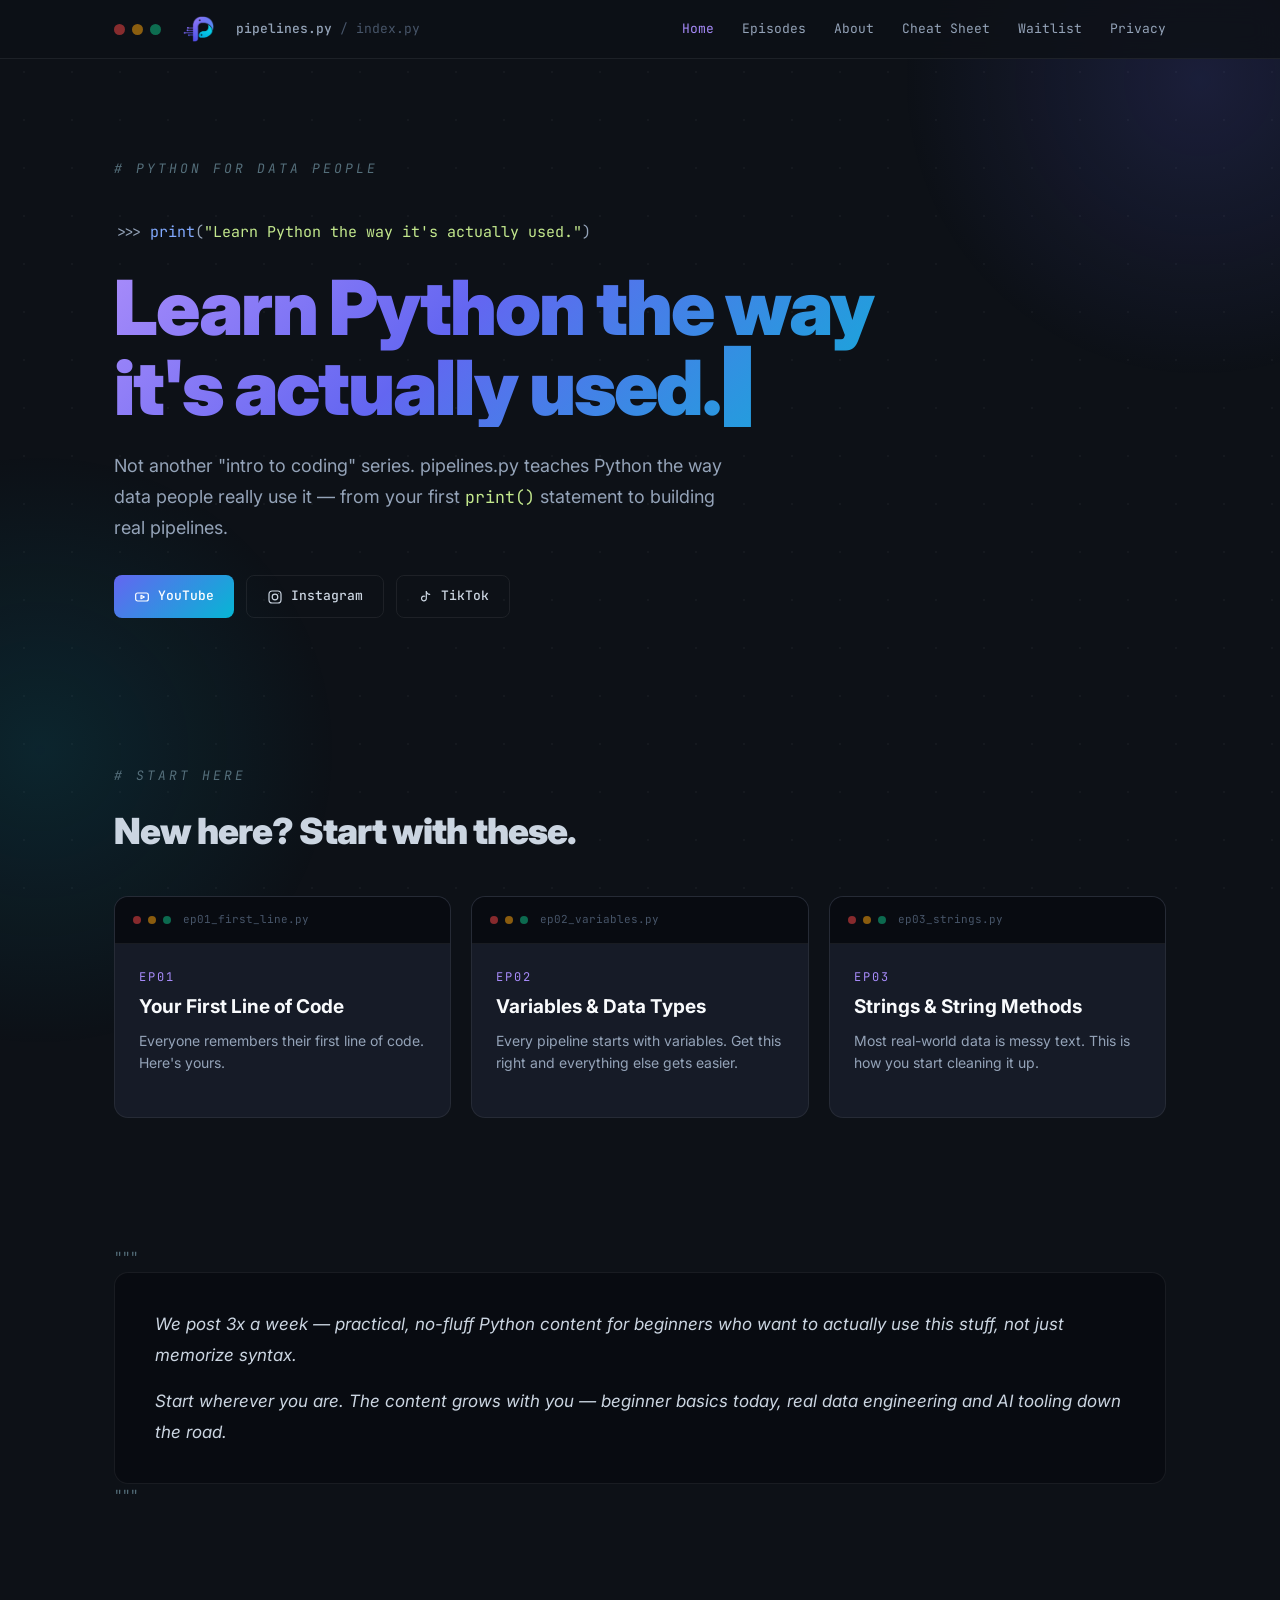
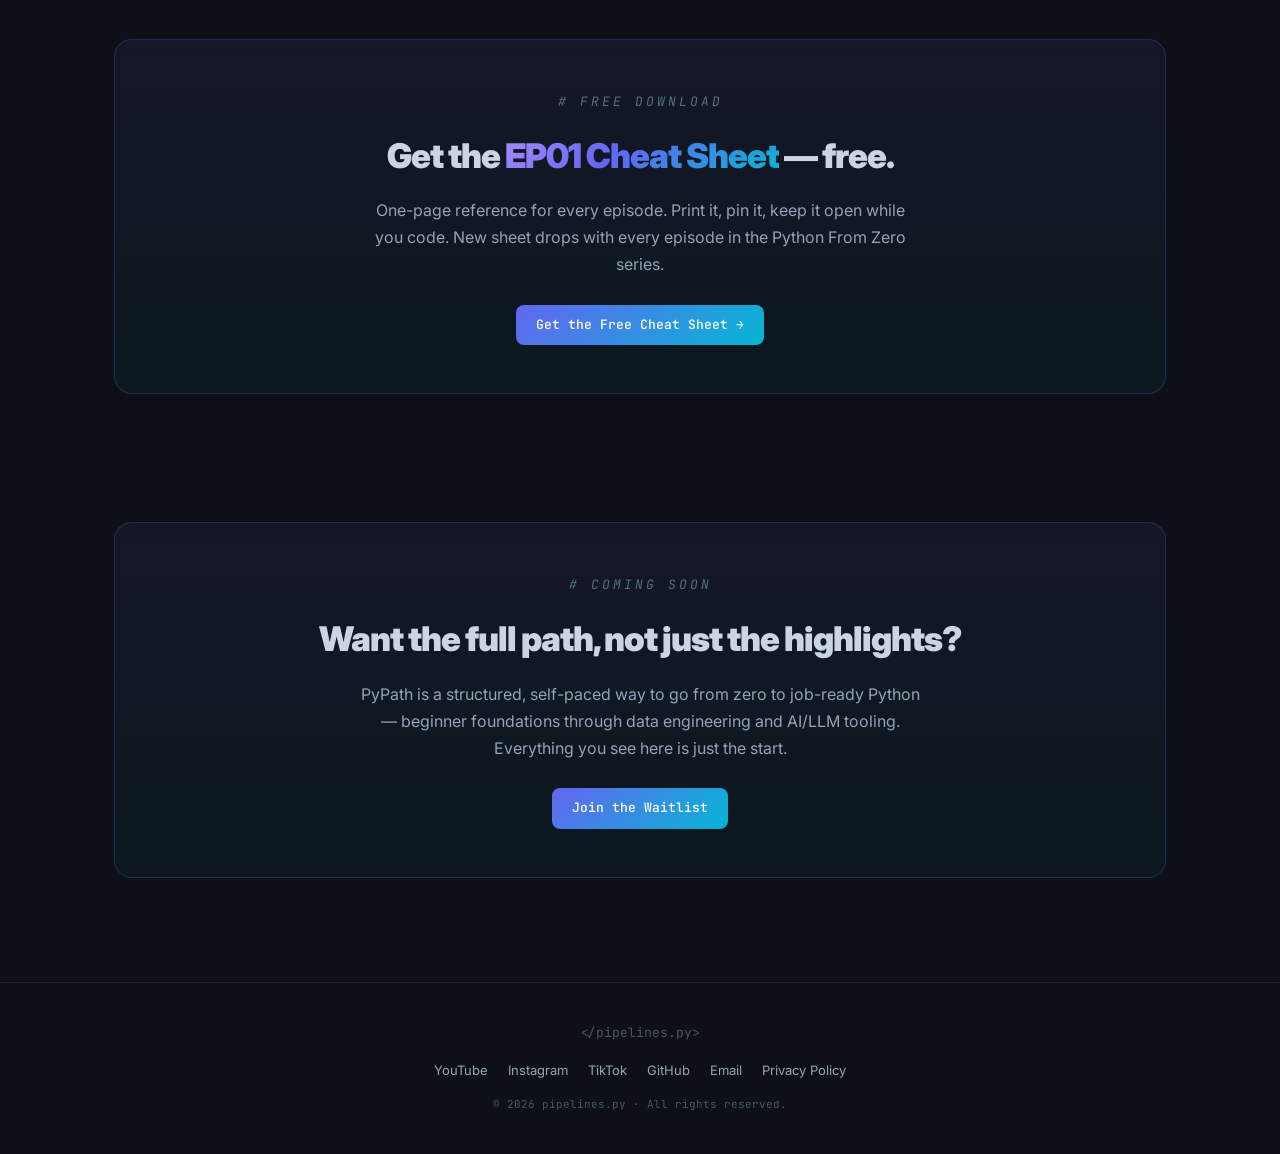
<file: index.html>
<!DOCTYPE html>
<html lang="en">
<head>
<meta charset="UTF-8">
<meta name="viewport" content="width=device-width, initial-scale=1.0">
<title>pipelines.py — Python for Data People</title>
<meta name="description" content="Learn Python the way data engineers actually use it. Free lessons on YouTube, TikTok, and Instagram.">
<meta property="og:title" content="pipelines.py — Python for Data People">
<meta property="og:description" content="Learn Python the way data engineers actually use it. Free lessons on YouTube, TikTok, and Instagram.">
<meta property="og:type" content="website">
<meta name="theme-color" content="#0D1117">
<link rel="icon" href="favicon.ico" sizes="any">
<link rel="icon" type="image/png" href="favicon.png">
<link rel="apple-touch-icon" href="apple-touch-icon.png">
<link rel="canonical" href="https://pipelinesdotpy.com/">
<link rel="stylesheet" href="assets/styles.css">
<style>
.chrome-left img { margin: 0 6px; vertical-align: middle; }
</style>

</head>
<body>
<div class="orb"></div>
<div class="orb orb-2"></div>

<header class="chrome-nav">
  <div class="chrome-bar">
    <div class="chrome-left">
      <span class="traffic-dots"><span></span><span></span><span></span></span>
      <img src="[data-uri]" alt="pipelines.py" style="height:26px;width:auto;">
      <span class="chrome-filename"><strong>pipelines.py</strong> / index.py</span>
    </div>
    <nav class="chrome-nav-links">
      <a href="index.html" class="active">Home</a>
      <a href="episodes.html">Episodes</a>
      <a href="about.html">About</a>
      <a href="cheatsheet.html">Cheat Sheet</a>
      <a href="waitlist.html">Waitlist</a>
      <a href="privacy.html">Privacy</a>
    </nav>
  </div>
</header>

<main>
  <section class="hero">
    <div class="wrap">
      <span class="eyebrow"># python for data people</span>
      <p class="terminal-line">&gt;&gt;&gt; <span class="fn">print</span>(<span class="str">"Learn Python the way it's actually used."</span>)</p>
      <h1 class="gradient-text">Learn Python the way it's actually used.</h1>
      <p class="lede">Not another "intro to coding" series. pipelines.py teaches Python the way data people really use it — from your first <code>print()</code> statement to building real pipelines.</p>
      <div class="hero-actions">
        <a href="https://www.youtube.com/@pipelines.py_YT" class="btn btn-primary" target="_blank" rel="noopener"><svg viewBox="0 0 24 24" width="16" height="16" fill="none" stroke="currentColor" stroke-width="1.8" stroke-linecap="round" stroke-linejoin="round" aria-hidden="true"><rect x="2.5" y="6" width="19" height="12" rx="3"/><path d="M10.5 9.5l5 2.5-5 2.5z"/></svg>YouTube</a>
        <a href="https://www.instagram.com/pipelines.py/" class="btn btn-ghost" target="_blank" rel="noopener"><svg viewBox="0 0 24 24" width="16" height="16" fill="none" stroke="currentColor" stroke-width="1.8" stroke-linecap="round" stroke-linejoin="round" aria-hidden="true"><rect x="3" y="3" width="18" height="18" rx="5"/><circle cx="12" cy="12" r="4.2"/><circle cx="17" cy="7" r="0.6" fill="currentColor" stroke="none"/></svg>Instagram</a>
        <a href="https://www.tiktok.com/@pipelines.py" class="btn btn-ghost" target="_blank" rel="noopener"><svg viewBox="0 0 24 24" width="16" height="16" fill="none" stroke="currentColor" stroke-width="1.8" stroke-linecap="round" stroke-linejoin="round" aria-hidden="true"><path d="M14 4v10.2a3.6 3.6 0 1 1-2.4-3.4"/><path d="M14 4c.6 2.4 2.4 4 5 4.2"/></svg>TikTok</a>
      </div>
    </div>
  </section>

  <section class="section reveal">
    <div class="wrap">
      <div class="section-head">
        <span class="eyebrow"># start here</span>
        <h2>New here? Start with these.</h2>
      </div>
      <div class="card-grid">
        <a href="episodes.html#ep01" class="episode-card">
          <div class="episode-chrome"><span class="traffic-dots"><span></span><span></span><span></span></span><span class="fname">ep01_first_line.py</span></div>
          <div class="episode-body"><span class="episode-number">EP01</span><h3>Your First Line of Code</h3><p class="episode-hook">Everyone remembers their first line of code. Here's yours.</p></div>
        </a>
        <a href="episodes.html#ep02" class="episode-card">
          <div class="episode-chrome"><span class="traffic-dots"><span></span><span></span><span></span></span><span class="fname">ep02_variables.py</span></div>
          <div class="episode-body"><span class="episode-number">EP02</span><h3>Variables &amp; Data Types</h3><p class="episode-hook">Every pipeline starts with variables. Get this right and everything else gets easier.</p></div>
        </a>
        <a href="episodes.html#ep03" class="episode-card">
          <div class="episode-chrome"><span class="traffic-dots"><span></span><span></span><span></span></span><span class="fname">ep03_strings.py</span></div>
          <div class="episode-body"><span class="episode-number">EP03</span><h3>Strings &amp; String Methods</h3><p class="episode-hook">Most real-world data is messy text. This is how you start cleaning it up.</p></div>
        </a>
      </div>
    </div>
  </section>

  <section class="section reveal">
    <div class="wrap">
      <div class="docstring">"""</div>
      <div class="docstring-body">
        <p>We post 3x a week — practical, no-fluff Python content for beginners who want to actually use this stuff, not just memorize syntax.</p>
        <p>Start wherever you are. The content grows with you — beginner basics today, real data engineering and AI tooling down the road.</p>
      </div>
      <div class="docstring">"""</div>
    </div>
  </section>

  <section class="section reveal">
    <div class="wrap">
      <div class="cta-block">
        <span class="eyebrow"># free download</span>
        <h2>Get the <span class="gradient-text">EP01 Cheat Sheet</span> — free.</h2>
        <p>One-page reference for every episode. Print it, pin it, keep it open while you code. New sheet drops with every episode in the Python From Zero series.</p>
        <a href="cheatsheet.html" class="btn btn-primary">Get the Free Cheat Sheet →</a>
      </div>
    </div>
  </section>

  <section class="section reveal">
    <div class="wrap">
      <div class="cta-block">
        <span class="eyebrow"># coming soon</span>
        <h2>Want the full path, not just the highlights?</h2>
        <p>PyPath is a structured, self-paced way to go from zero to job-ready Python — beginner foundations through data engineering and AI/LLM tooling. Everything you see here is just the start.</p>
        <a href="waitlist.html" class="btn btn-primary">Join the Waitlist</a>
      </div>
    </div>
  </section>
</main>

<footer>
  <div class="wrap">
    <span class="footer-tag">&lt;/pipelines.py&gt;</span>
    <nav class="footer-links">
      <a href="https://www.youtube.com/@pipelines.py_YT" target="_blank" rel="noopener">YouTube</a>
      <a href="https://www.instagram.com/pipelines.py/" target="_blank" rel="noopener">Instagram</a>
      <a href="https://www.tiktok.com/@pipelines.py" target="_blank" rel="noopener">TikTok</a>
      <a href="https://github.com/pipelines-dot-py/pipelines-dot-py.github.io" target="_blank" rel="noopener">GitHub</a>
      <a href="mailto:pipelines.py@gmail.com">Email</a>
      <a href="privacy.html">Privacy Policy</a>
    </nav>
    <p class="footer-copy">&copy; 2026 pipelines.py &middot; All rights reserved.</p>
  </div>
</footer>

<script src="assets/script.js"></script>

</body>
</html>
</file>
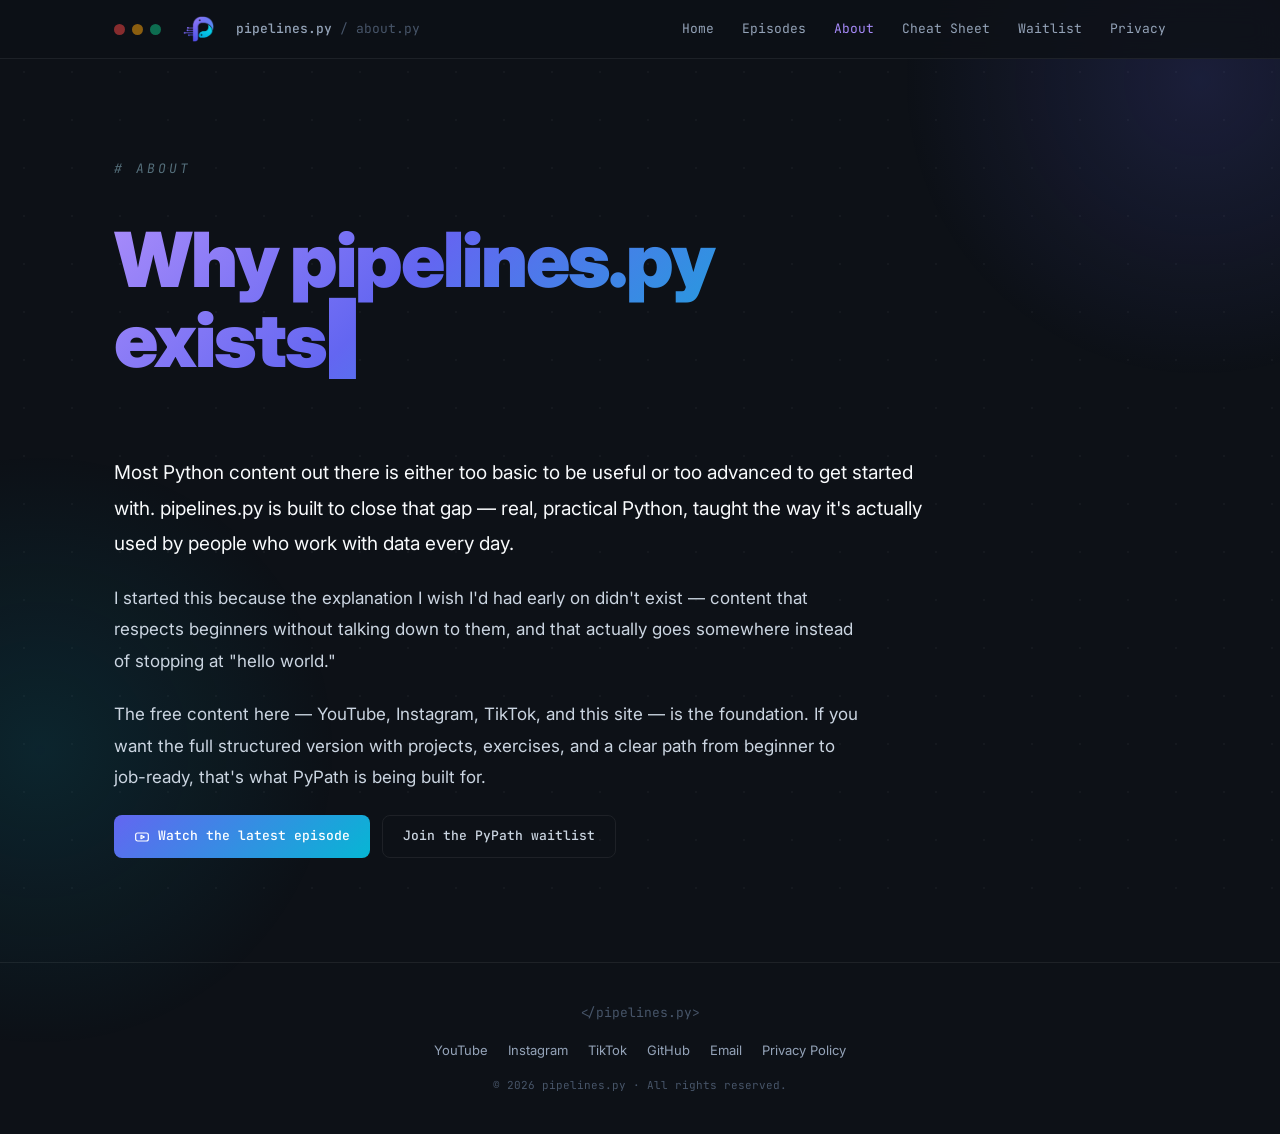
<file: about.html>
<!DOCTYPE html>
<html lang="en">
<head>
<meta charset="UTF-8">
<meta name="viewport" content="width=device-width, initial-scale=1.0">
<title>About pipelines.py — Why This Exists</title>
<meta name="description" content="The story behind pipelines.py — practical Python education for people who work with data, built by someone who's done the work.">
<meta property="og:title" content="About pipelines.py — Why This Exists">
<meta property="og:description" content="The story behind pipelines.py — practical Python education for people who work with data, built by someone who's done the work.">
<meta property="og:type" content="website">
<meta name="theme-color" content="#0D1117">
<link rel="icon" href="favicon.ico" sizes="any">
<link rel="icon" type="image/png" href="favicon.png">
<link rel="apple-touch-icon" href="apple-touch-icon.png">
<link rel="canonical" href="https://pipelinesdotpy.com/about.html">
<link rel="stylesheet" href="assets/styles.css">
<style>.chrome-left img { margin: 0 6px; vertical-align: middle; }</style>
</head>
<body>
<div class="orb"></div>
<div class="orb orb-2"></div>
<header class="chrome-nav">
  <div class="chrome-bar">
    <div class="chrome-left">
      <span class="traffic-dots"><span></span><span></span><span></span></span>
      <img src="[data-uri]" alt="pipelines.py" style="height:26px;width:auto;">
      <span class="chrome-filename"><strong>pipelines.py</strong> / about.py</span>
    </div>
    <nav class="chrome-nav-links">
      <a href="index.html">Home</a>
      <a href="episodes.html">Episodes</a>
      <a href="about.html"  class="active">About</a>
      <a href="cheatsheet.html">Cheat Sheet</a>
      <a href="waitlist.html">Waitlist</a>
      <a href="privacy.html">Privacy</a>
    </nav>
  </div>
</header>
<main>
  <section class="hero hero-compact">
    <div class="wrap">
      <span class="eyebrow"># about</span>
      <h1 class="gradient-text">Why pipelines.py exists</h1>
    </div>
  </section>
  <section class="section reveal">
    <div class="wrap about-body">
      <p>Most Python content out there is either too basic to be useful or too advanced to get started with. pipelines.py is built to close that gap — real, practical Python, taught the way it's actually used by people who work with data every day.</p>
      <p>I started this because the explanation I wish I'd had early on didn't exist — content that respects beginners without talking down to them, and that actually goes somewhere instead of stopping at "hello world."</p>
      <p>The free content here — YouTube, Instagram, TikTok, and this site — is the foundation. If you want the full structured version with projects, exercises, and a clear path from beginner to job-ready, that's what PyPath is being built for.</p>
      <div class="hero-actions">
        <a href="https://www.youtube.com/@pipelines.py_YT" class="btn btn-primary" target="_blank" rel="noopener"><svg viewBox="0 0 24 24" width="16" height="16" fill="none" stroke="currentColor" stroke-width="1.8" stroke-linecap="round" stroke-linejoin="round" aria-hidden="true"><rect x="2.5" y="6" width="19" height="12" rx="3"/><path d="M10.5 9.5l5 2.5-5 2.5z"/></svg>Watch the latest episode</a>
        <a href="waitlist.html" class="btn btn-ghost">Join the PyPath waitlist</a>
      </div>
    </div>
  </section>
</main>
<footer>
  <div class="wrap">
    <span class="footer-tag">&lt;/pipelines.py&gt;</span>
    <nav class="footer-links">
      <a href="https://www.youtube.com/@pipelines.py_YT" target="_blank" rel="noopener">YouTube</a>
      <a href="https://www.instagram.com/pipelines.py/" target="_blank" rel="noopener">Instagram</a>
      <a href="https://www.tiktok.com/@pipelines.py" target="_blank" rel="noopener">TikTok</a>
      <a href="https://github.com/pipelines-dot-py/pipelines-dot-py.github.io" target="_blank" rel="noopener">GitHub</a>
      <a href="mailto:pipelines.py@gmail.com">Email</a>
      <a href="privacy.html">Privacy Policy</a>
    </nav>
    <p class="footer-copy">&copy; 2026 pipelines.py &middot; All rights reserved.</p>
  </div>
</footer>
<script src="assets/script.js"></script>

</body>
</html>
</file>
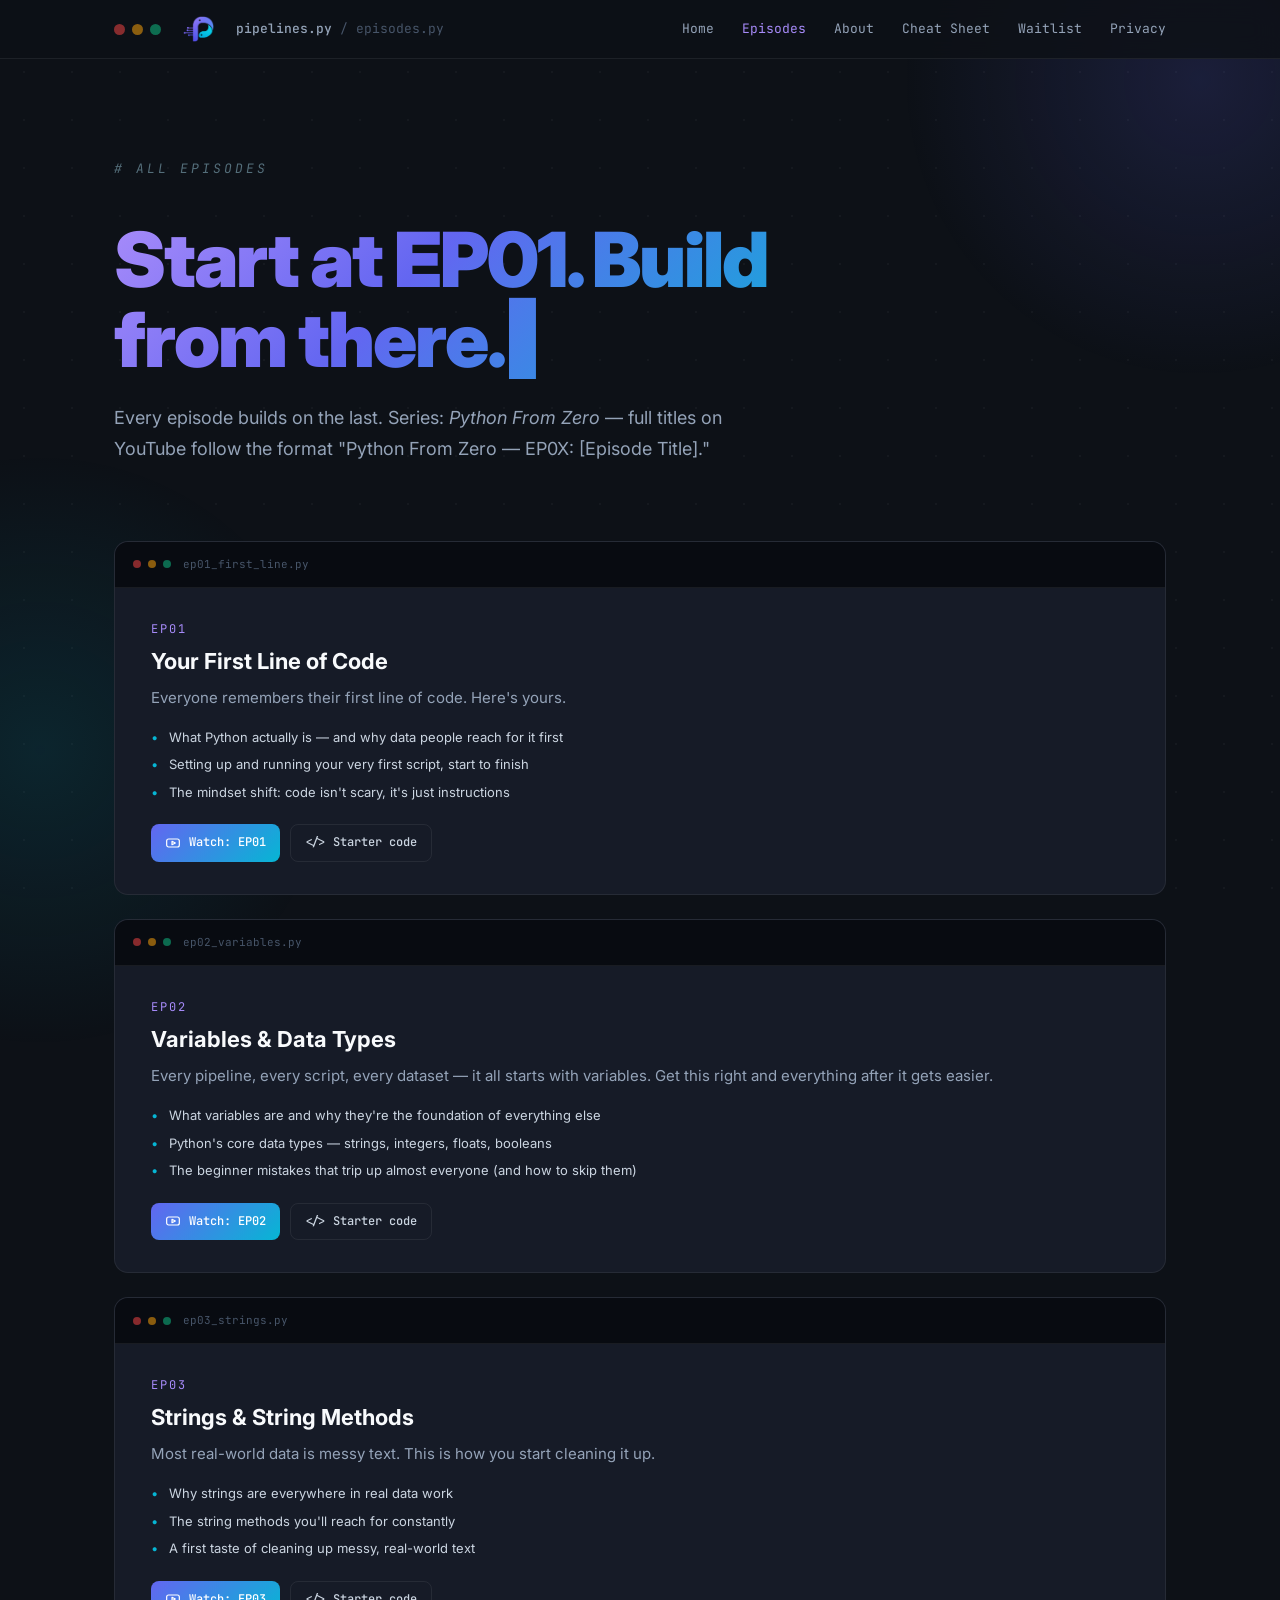
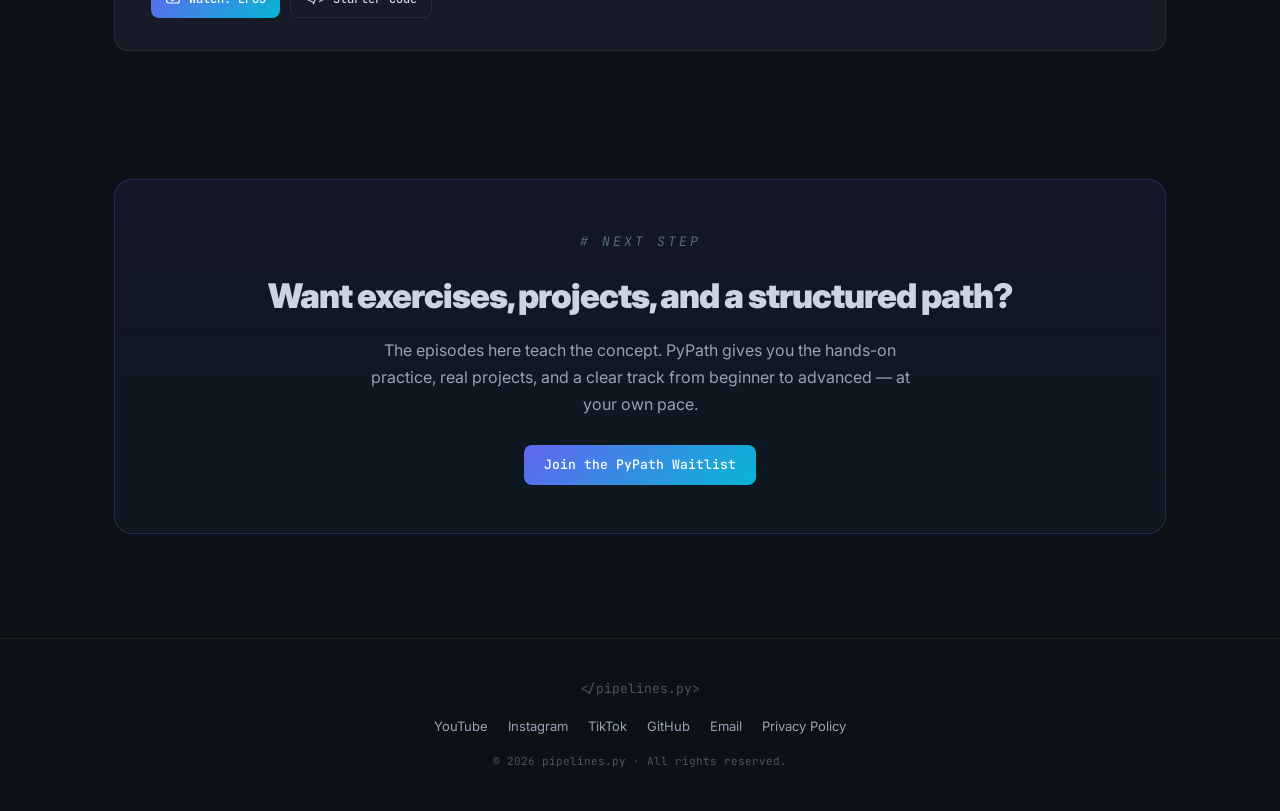
<file: episodes.html>
<!DOCTYPE html>
<html lang="en">
<head>
<meta charset="UTF-8">
<meta name="viewport" content="width=device-width, initial-scale=1.0">
<title>Python Lessons — pipelines.py Episode Index</title>
<meta name="description" content="Every pipelines.py episode in one place — free Python lessons for beginners, growing into data engineering and AI.">
<meta property="og:title" content="Python Lessons — pipelines.py Episode Index">
<meta property="og:description" content="Every pipelines.py episode in one place — free Python lessons for beginners, growing into data engineering and AI.">
<meta property="og:type" content="website">
<meta name="theme-color" content="#0D1117">
<link rel="icon" href="favicon.ico" sizes="any">
<link rel="icon" type="image/png" href="favicon.png">
<link rel="apple-touch-icon" href="apple-touch-icon.png">
<link rel="canonical" href="https://pipelinesdotpy.com/episodes.html">
<link rel="stylesheet" href="assets/styles.css">
<style>.chrome-left img { margin: 0 6px; vertical-align: middle; }</style>
</head>
<body>
<div class="orb"></div>
<div class="orb orb-2"></div>
<header class="chrome-nav">
  <div class="chrome-bar">
    <div class="chrome-left">
      <span class="traffic-dots"><span></span><span></span><span></span></span>
      <img src="[data-uri]" alt="pipelines.py" style="height:26px;width:auto;">
      <span class="chrome-filename"><strong>pipelines.py</strong> / episodes.py</span>
    </div>
    <nav class="chrome-nav-links">
      <a href="index.html">Home</a>
      <a href="episodes.html"  class="active">Episodes</a>
      <a href="about.html">About</a>
      <a href="cheatsheet.html">Cheat Sheet</a>
      <a href="waitlist.html">Waitlist</a>
      <a href="privacy.html">Privacy</a>
    </nav>
  </div>
</header>
<main>
  <section class="hero hero-compact">
    <div class="wrap">
      <span class="eyebrow"># all episodes</span>
      <h1 class="gradient-text">Start at EP01. Build from there.</h1>
      <p class="lede">Every episode builds on the last. Series: <em>Python From Zero</em> — full titles on YouTube follow the format "Python From Zero — EP0X: [Episode Title]."</p>
    </div>
  </section>
  <section class="section reveal">
    <div class="wrap">
      <div class="card-grid-full">
        <article id="ep01" class="episode-card full">
          <div class="episode-chrome"><span class="traffic-dots"><span></span><span></span><span></span></span><span class="fname">ep01_first_line.py</span></div>
          <div class="episode-body">
            <span class="episode-number">EP01</span>
            <h3>Your First Line of Code</h3>
            <p class="episode-hook">Everyone remembers their first line of code. Here's yours.</p>
            <ul class="episode-learn">
              <li>What Python actually is — and why data people reach for it first</li>
              <li>Setting up and running your very first script, start to finish</li>
              <li>The mindset shift: code isn't scary, it's just instructions</li>
            </ul>
            <div class="episode-actions">
              <a href="https://youtu.be/JoO1fboZXBA" class="btn btn-primary" target="_blank" rel="noopener"><svg viewBox="0 0 24 24" width="16" height="16" fill="none" stroke="currentColor" stroke-width="1.8" stroke-linecap="round" stroke-linejoin="round" aria-hidden="true"><rect x="2.5" y="6" width="19" height="12" rx="3"/><path d="M10.5 9.5l5 2.5-5 2.5z"/></svg>Watch: EP01</a>
              <a href="https://github.com/pipelines-dot-py/pipelines-dot-py.github.io/tree/main/ep01" class="btn btn-ghost" target="_blank" rel="noopener">&lt;/&gt; Starter code</a>
            </div>
          </div>
        </article>
        <article id="ep02" class="episode-card full">
          <div class="episode-chrome"><span class="traffic-dots"><span></span><span></span><span></span></span><span class="fname">ep02_variables.py</span></div>
          <div class="episode-body">
            <span class="episode-number">EP02</span>
            <h3>Variables &amp; Data Types</h3>
            <p class="episode-hook">Every pipeline, every script, every dataset — it all starts with variables. Get this right and everything after it gets easier.</p>
            <ul class="episode-learn">
              <li>What variables are and why they're the foundation of everything else</li>
              <li>Python's core data types — strings, integers, floats, booleans</li>
              <li>The beginner mistakes that trip up almost everyone (and how to skip them)</li>
            </ul>
            <div class="episode-actions">
              <a href="https://youtu.be/pbLJRZU76Jc" class="btn btn-primary" target="_blank" rel="noopener"><svg viewBox="0 0 24 24" width="16" height="16" fill="none" stroke="currentColor" stroke-width="1.8" stroke-linecap="round" stroke-linejoin="round" aria-hidden="true"><rect x="2.5" y="6" width="19" height="12" rx="3"/><path d="M10.5 9.5l5 2.5-5 2.5z"/></svg>Watch: EP02</a>
              <a href="https://github.com/pipelines-dot-py/pipelines-dot-py.github.io/tree/main/ep02" class="btn btn-ghost" target="_blank" rel="noopener">&lt;/&gt; Starter code</a>
            </div>
          </div>
        </article>
        <article id="ep03" class="episode-card full">
          <div class="episode-chrome"><span class="traffic-dots"><span></span><span></span><span></span></span><span class="fname">ep03_strings.py</span></div>
          <div class="episode-body">
            <span class="episode-number">EP03</span>
            <h3>Strings &amp; String Methods</h3>
            <p class="episode-hook">Most real-world data is messy text. This is how you start cleaning it up.</p>
            <ul class="episode-learn">
              <li>Why strings are everywhere in real data work</li>
              <li>The string methods you'll reach for constantly</li>
              <li>A first taste of cleaning up messy, real-world text</li>
            </ul>
            <div class="episode-actions">
              <a href="https://youtu.be/QVeOy4uaU_M" class="btn btn-primary" target="_blank" rel="noopener"><svg viewBox="0 0 24 24" width="16" height="16" fill="none" stroke="currentColor" stroke-width="1.8" stroke-linecap="round" stroke-linejoin="round" aria-hidden="true"><rect x="2.5" y="6" width="19" height="12" rx="3"/><path d="M10.5 9.5l5 2.5-5 2.5z"/></svg>Watch: EP03</a>
              <a href="https://github.com/pipelines-dot-py/pipelines-dot-py.github.io/tree/main/ep03" class="btn btn-ghost" target="_blank" rel="noopener">&lt;/&gt; Starter code</a>
            </div>
          </div>
        </article>
      </div>
    </div>
  </section>
  <section class="section reveal">
    <div class="wrap">
      <div class="cta-block">
        <span class="eyebrow"># next step</span>
        <h2>Want exercises, projects, and a structured path?</h2>
        <p>The episodes here teach the concept. PyPath gives you the hands-on practice, real projects, and a clear track from beginner to advanced — at your own pace.</p>
        <a href="waitlist.html" class="btn btn-primary">Join the PyPath Waitlist</a>
      </div>
    </div>
  </section>
</main>
<footer>
  <div class="wrap">
    <span class="footer-tag">&lt;/pipelines.py&gt;</span>
    <nav class="footer-links">
      <a href="https://www.youtube.com/@pipelines.py_YT" target="_blank" rel="noopener">YouTube</a>
      <a href="https://www.instagram.com/pipelines.py/" target="_blank" rel="noopener">Instagram</a>
      <a href="https://www.tiktok.com/@pipelines.py" target="_blank" rel="noopener">TikTok</a>
      <a href="https://github.com/pipelines-dot-py/pipelines-dot-py.github.io" target="_blank" rel="noopener">GitHub</a>
      <a href="mailto:pipelines.py@gmail.com">Email</a>
      <a href="privacy.html">Privacy Policy</a>
    </nav>
    <p class="footer-copy">&copy; 2026 pipelines.py &middot; All rights reserved.</p>
  </div>
</footer>
<script src="assets/script.js"></script>

</body>
</html>
</file>
<file: assets/styles.css>
/* =========================================================
   pipelines.py — shared site styles
   Built from the @pipelines.py Instagram design tokens so the
   site, the videos, and the carousels all read as one brand.
   ========================================================= */

@import url('https://fonts.googleapis.com/css2?family=Inter:wght@400;500;600;700;900&family=JetBrains+Mono:wght@400;500;700&display=swap');

:root {
  /* surfaces */
  --bg:           #0D1117;
  --surface:      #080B11;
  --surface2:     #161B27;
  --border:       rgba(255,255,255,0.07);
  --border-light: rgba(255,255,255,0.04);

  /* brand accents */
  --violet:    #6366F1;
  --violet-lt: #A78BFA;
  --cyan:      #06B6D4;
  --green:     #10B981;
  --pink:      #EC4899;
  --amber:     #F59E0B;
  --red:       #EF4444;

  /* text */
  --white:       #F8FAFC;
  --text-body:   #CBD5E1;
  --text-muted:  #94A3B8;
  --text-subtle: #64748B;
  --text-dim:    #475569;
  --text-ghost:  #334155;

  /* syntax */
  --syn-function: #82AAFF;
  --syn-string:   #C3E88D;
  --syn-comment:  #546E7A;
  --syn-output:   #10B981;

  --gradient-brand: linear-gradient(135deg, #A78BFA, #6366F1 40%, #06B6D4);
  --gradient-fill:  linear-gradient(135deg, #6366F1, #06B6D4);

  --font-display: 'Inter', sans-serif;
  --font-mono: 'JetBrains Mono', monospace;

  --max-width: 1100px;
}

* { box-sizing: border-box; margin: 0; padding: 0; }
html { scroll-behavior: smooth; }

body {
  background: var(--bg);
  color: var(--text-body);
  font-family: var(--font-display);
  line-height: 1.6;
  -webkit-font-smoothing: antialiased;
  overflow-x: hidden;
}

body::before {
  content: '';
  position: fixed;
  inset: 0;
  background-image: radial-gradient(circle, rgba(255,255,255,0.035) 1px, transparent 1px);
  background-size: 48px 48px;
  pointer-events: none;
  z-index: 0;
}

.orb {
  position: fixed;
  width: 600px; height: 600px;
  border-radius: 50%;
  background: radial-gradient(circle, rgba(99,102,241,0.16) 0%, transparent 70%);
  top: -220px; right: -220px;
  pointer-events: none;
  z-index: 0;
}
.orb.orb-2 {
  background: radial-gradient(circle, rgba(6,182,212,0.12) 0%, transparent 70%);
  top: 50%; left: -260px; right: auto;
}

a { color: inherit; text-decoration: none; }
ul { list-style: none; }
code { font-family: var(--font-mono); color: var(--syn-string); font-size: 0.92em; }

.wrap {
  max-width: var(--max-width);
  margin: 0 auto;
  padding: 0 24px;
  position: relative;
  z-index: 1;
}

.gradient-text {
  background: var(--gradient-brand);
  -webkit-background-clip: text;
  -webkit-text-fill-color: transparent;
  background-clip: text;
}

.eyebrow {
  font-family: var(--font-mono);
  font-size: 13px;
  letter-spacing: 3px;
  text-transform: uppercase;
  color: var(--syn-comment);
  font-style: italic;
  display: inline-block;
  margin-bottom: 16px;
}

/* ===== Chrome bar (site nav) ===== */
.chrome-nav {
  position: sticky; top: 0; z-index: 10;
  background: rgba(13,17,23,0.85);
  backdrop-filter: blur(12px);
  border-bottom: 1px solid var(--border);
}
.chrome-bar {
  display: flex; align-items: center; justify-content: space-between;
  max-width: var(--max-width); margin: 0 auto;
  padding: 16px 24px; gap: 24px;
}
.chrome-left { display: flex; align-items: center; gap: 16px; }
.traffic-dots { display: flex; gap: 7px; }
.traffic-dots span { width: 11px; height: 11px; border-radius: 50%; display: block; }
.traffic-dots span:nth-child(1) { background: var(--red); opacity: .55; }
.traffic-dots span:nth-child(2) { background: var(--amber); opacity: .55; }
.traffic-dots span:nth-child(3) { background: var(--green); opacity: .55; }
.chrome-filename { font-family: var(--font-mono); font-size: 13px; color: var(--text-dim); }
.chrome-filename strong { color: var(--text-muted); font-weight: 500; }

.chrome-nav-links { display: flex; align-items: center; gap: 28px; }
.chrome-nav-links a { font-family: var(--font-mono); font-size: 13px; color: var(--text-muted); transition: color .2s; }
.chrome-nav-links a:hover { color: var(--white); }
.chrome-nav-links a.active { color: var(--violet-lt); }

.btn {
  font-family: var(--font-mono); font-size: 13px; font-weight: 500;
  padding: 10px 20px; border-radius: 8px;
  border: 1px solid var(--border);
  display: inline-flex; align-items: center; gap: 8px;
  transition: all .2s; cursor: pointer;
}
.btn-primary { background: var(--gradient-fill); color: #fff; border: none; }
.btn-primary:hover { filter: brightness(1.1); transform: translateY(-1px); }
.btn svg { width: 16px; height: 16px; flex-shrink: 0; }
.footer-links a { display: inline-flex; align-items: center; gap: 6px; }
.footer-links svg { width: 15px; height: 15px; flex-shrink: 0; }
.btn-ghost { color: var(--text-body); }
.btn-ghost:hover { border-color: var(--violet-lt); color: var(--violet-lt); }

a:focus-visible, .btn:focus-visible {
  outline: 2px solid var(--cyan);
  outline-offset: 3px;
}

/* ===== Hero ===== */
.hero { padding: 100px 0 80px; }
.hero.hero-compact { padding-bottom: 12px; }
.hero.hero-compact h1 { max-width: 14ch; }
.hero .wrap { display: flex; flex-direction: column; align-items: flex-start; gap: 24px; }

.terminal-line { font-family: var(--font-mono); font-size: 15px; color: var(--text-muted); }
.terminal-line .fn { color: var(--syn-function); }
.terminal-line .str { color: var(--syn-string); }

.hero h1 {
  font-size: clamp(40px, 7vw, 76px);
  font-weight: 900; letter-spacing: -2px; line-height: 1.05;
  max-width: 16ch;
}
.hero h1::after {
  content: '▌';
  display: inline-block;
  color: var(--cyan);
  animation: blink 1.1s steps(1) infinite;
  margin-left: 4px;
}
@keyframes blink { 50% { opacity: 0; } }

.hero p.lede { font-size: 18px; color: var(--text-muted); max-width: 56ch; line-height: 1.7; }
.hero-actions { display: flex; flex-wrap: wrap; gap: 12px; margin-top: 8px; }

/* ===== Section shell ===== */
.section { padding: 64px 0; }
.section-head { margin-bottom: 36px; }
.section-head h2 { font-size: clamp(26px, 4vw, 36px); font-weight: 900; letter-spacing: -1px; }

/* ===== Docstring block ===== */
.docstring { font-family: var(--font-mono); font-size: 14px; color: var(--syn-comment); margin-bottom: 4px; }
.docstring-body { background: var(--surface); border: 1px solid var(--border); border-radius: 14px; padding: 36px 40px; }
.docstring-body p { font-style: italic; color: var(--text-body); font-size: 17px; line-height: 1.8; margin-bottom: 16px; }
.docstring-body p:last-child { margin-bottom: 0; }

/* ===== Episode cards ===== */
.card-grid { display: grid; grid-template-columns: repeat(3, 1fr); gap: 20px; }
.card-grid-full { display: grid; grid-template-columns: 1fr; gap: 24px; }

.episode-card {
  background: var(--surface2);
  border: 1px solid var(--border);
  border-radius: 14px;
  overflow: hidden;
  display: block;
  transition: transform .25s, border-color .25s;
}
.episode-card:hover { transform: translateY(-4px); border-color: rgba(99,102,241,0.3); }

.episode-chrome { display: flex; align-items: center; gap: 12px; padding: 14px 18px; border-bottom: 1px solid var(--border); background: var(--surface); }
.episode-chrome .traffic-dots span { width: 8px; height: 8px; }
.episode-chrome .fname { font-family: var(--font-mono); font-size: 11px; color: var(--text-dim); }

.episode-body { padding: 24px; }
.episode-card.full .episode-body { padding: 32px 36px; }
.episode-number { font-family: var(--font-mono); font-size: 12px; letter-spacing: 2px; color: var(--violet-lt); margin-bottom: 8px; display: block; }
.episode-card h3 { font-size: 19px; font-weight: 700; color: var(--white); margin-bottom: 10px; line-height: 1.3; }
.episode-card.full h3 { font-size: 22px; }
.episode-hook { font-size: 14px; color: var(--text-muted); margin-bottom: 18px; line-height: 1.6; }
.episode-card.full .episode-hook { font-size: 15px; }

.episode-learn { margin-bottom: 22px; }
.episode-learn li { font-size: 13px; color: var(--text-body); padding-left: 18px; position: relative; margin-bottom: 8px; line-height: 1.5; }
.episode-learn li::before { content: '•'; position: absolute; left: 0; color: var(--cyan); }

.episode-actions { display: flex; flex-wrap: wrap; gap: 10px; }
.episode-actions .btn { padding: 8px 14px; font-size: 12px; }

/* ===== CTA / PyPath block ===== */
.cta-block {
  background: linear-gradient(180deg, rgba(99,102,241,0.08), rgba(6,182,212,0.04));
  border: 1px solid rgba(99,102,241,0.25);
  border-radius: 18px;
  padding: 48px 40px;
  text-align: center;
}
.cta-block h2 { font-size: clamp(24px, 4vw, 34px); font-weight: 900; margin-bottom: 14px; letter-spacing: -1px; }
.cta-block p { color: var(--text-muted); max-width: 56ch; margin: 0 auto 26px; font-size: 16px; line-height: 1.7; }

/* ===== About page ===== */
.about-body p { font-size: 17px; color: var(--text-body); line-height: 1.85; margin-bottom: 22px; max-width: 68ch; }
.about-body p:first-of-type { font-size: 19px; color: var(--white); }

/* ===== Footer ===== */
footer { border-top: 1px solid var(--border); padding: 40px 0; margin-top: 40px; }
footer .wrap { display: flex; flex-direction: column; align-items: center; gap: 16px; text-align: center; }
.footer-tag { font-family: var(--font-mono); font-size: 13px; color: var(--text-dim); }
.footer-links { display: flex; gap: 20px; flex-wrap: wrap; justify-content: center; }
.footer-links a { font-size: 13px; color: var(--text-muted); transition: color .2s; }
.footer-links a:hover { color: var(--violet-lt); }
.footer-copy { font-family: var(--font-mono); font-size: 11px; color: var(--text-dim); }

/* ===== Reveal-on-scroll ===== */
.reveal { opacity: 0; transform: translateY(16px); transition: opacity .6s ease, transform .6s ease; }
.reveal.is-visible { opacity: 1; transform: translateY(0); }

@media (prefers-reduced-motion: reduce) {
  .reveal { opacity: 1; transform: none; transition: none; }
  .hero h1::after { animation: none; }
  html { scroll-behavior: auto; }
}

/* ===== Responsive ===== */
@media (max-width: 860px) {
  .card-grid { grid-template-columns: 1fr; }
}
@media (max-width: 620px) {
  .chrome-bar { flex-wrap: wrap; }
  .chrome-nav-links { width: 100%; justify-content: space-between; order: 3; padding-top: 10px; border-top: 1px solid var(--border); }
  .hero { padding: 64px 0 56px; }
  .episode-card.full .episode-body { padding: 24px; }
  footer .wrap { flex-direction: column; align-items: flex-start; }
}
</file>
